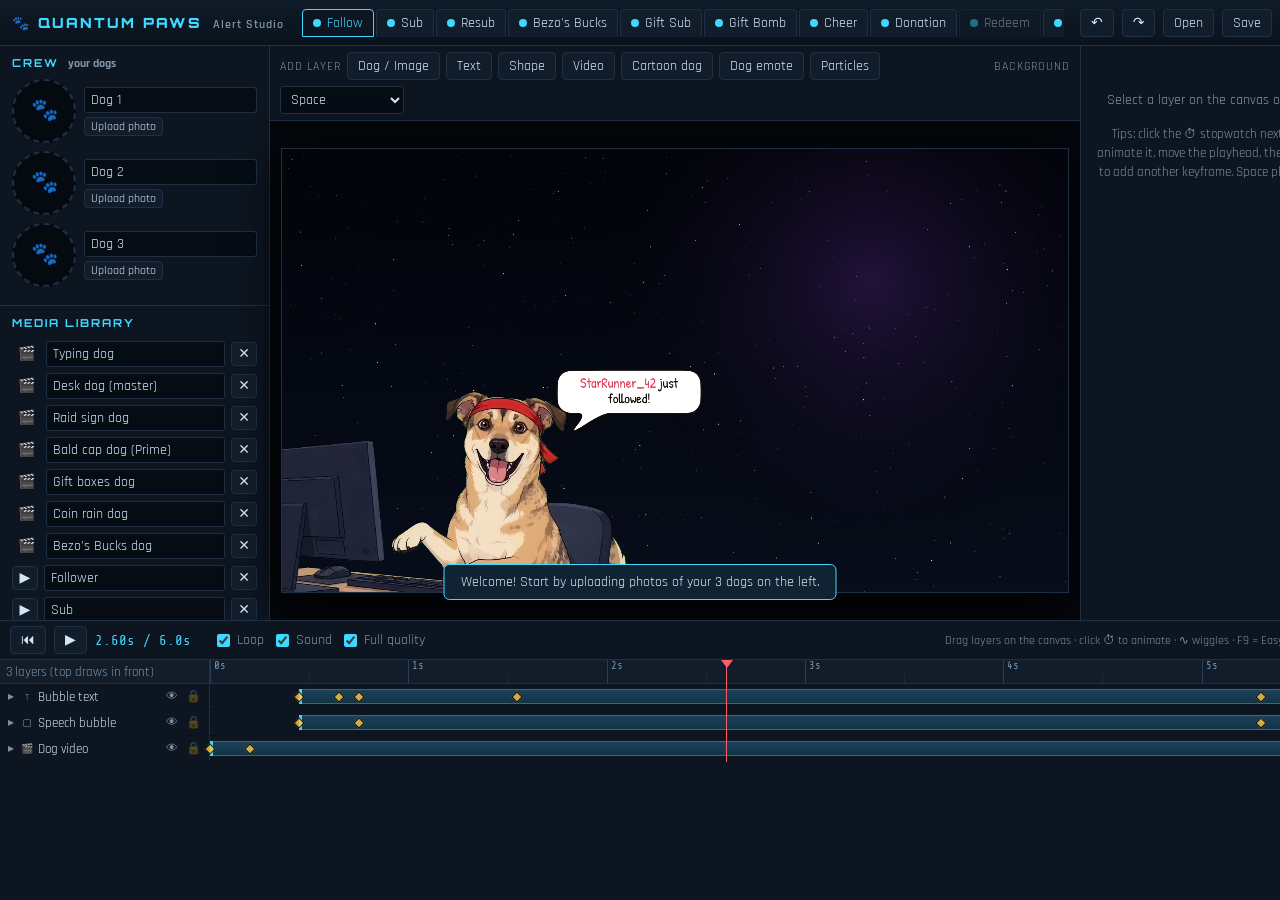
<file: index.html>
<!doctype html>
<html lang="en">
<head>
  <meta charset="utf-8">
  <meta name="viewport" content="width=device-width, initial-scale=1">
  <title>Quantum Paws Alert Studio</title>
  <link rel="preconnect" href="https://fonts.googleapis.com">
  <link rel="preconnect" href="https://fonts.gstatic.com" crossorigin>
  <link rel="stylesheet" href="https://fonts.googleapis.com/css2?family=Audiowide&family=Comic+Neue:wght@400;700&family=Patrick+Hand&family=Bebas+Neue&family=Exo+2:ital,wght@0,400;0,600;0,700;0,900;1,600&family=Orbitron:wght@400;600;700;900&family=Rajdhani:wght@400;600;700&family=Russo+One&family=Share+Tech+Mono&display=swap">
  <link rel="stylesheet" href="css/editor.css">
</head>
<body>
  <header id="topbar">
    <div class="brand"><span class="paw">&#x1F43E;</span> QUANTUM PAWS <small>Alert Studio</small></div>
    <nav id="alertTabs" aria-label="Alert type"></nav>
    <div class="spacer"></div>
    <button id="btnUndo" title="Undo (Ctrl+Z)">&#x21B6;</button>
    <button id="btnRedo" title="Redo (Ctrl+Shift+Z)">&#x21B7;</button>
    <button id="btnImport" title="Open a saved project file">Open</button>
    <button id="btnSave" title="Download a backup of the whole project">Save</button>
    <button id="btnExport" class="primary">Export overlay</button>
    <input type="file" id="fileProject" accept=".json,application/json" hidden>
  </header>

  <main id="workspace">
    <aside id="left" class="panel">
      <section>
        <h3>Crew <small>your dogs</small></h3>
        <div id="crew"></div>
      </section>
      <section>
        <h3>Media library</h3>
        <div id="library"></div>
        <div class="row">
          <button id="btnAddImage">+ Image</button>
          <button id="btnAddSound">+ Sound</button>
          <button id="btnAddVideo">+ Video</button>
        </div>
        <input type="file" id="fileImage" accept="image/*" hidden>
        <input type="file" id="fileSound" accept="audio/*" hidden>
        <input type="file" id="fileVideo" accept="video/*" hidden>
      </section>
      <section>
        <h3>Alert settings</h3>
        <div id="alertSettings"></div>
      </section>
      <section>
        <h3>Preview data</h3>
        <div id="previewVars"></div>
      </section>
    </aside>

    <section id="stage">
      <div id="stageBar">
        <span class="label">Add layer</span>
        <button data-add="image">Dog / Image</button>
        <button data-add="text">Text</button>
        <button data-add="shape">Shape</button>
        <button data-add="video">Video</button>
        <button data-add="mascot">Cartoon dog</button>
        <button data-add="emote">Dog emote</button>
        <button data-add="particles">Particles</button>
        <div class="spacer"></div>
        <label class="label" for="bgSelect">Background</label>
        <select id="bgSelect">
          <option value="space">Space</option>
          <option value="game">Gameplay mock</option>
          <option value="checker">Transparent</option>
          <option value="green">Green</option>
        </select>
      </div>
      <div id="canvasWrap"><canvas id="preview" width="1920" height="1080"></canvas></div>
    </section>

    <aside id="right" class="panel">
      <div id="inspector"></div>
    </aside>
  </main>

  <footer id="timeline">
    <div id="transport">
      <button id="btnStart" title="Go to start (Home)">&#x23EE;</button>
      <button id="btnPlay" title="Play / pause (Space)">&#x25B6;</button>
      <span id="timeDisplay">0.00s</span>
      <label><input type="checkbox" id="chkLoop" checked> Loop</label>
      <label><input type="checkbox" id="chkSound" checked> Sound</label>
      <label title="Motion blur while playing. Turn off if playback stutters on a slow PC (exports are always full quality)."><input type="checkbox" id="chkQuality" checked> Full quality</label>
      <div class="spacer"></div>
      <span class="hint">Drag layers on the canvas &middot; click &#x23F1; to animate &middot; &#x223F; wiggles &middot; F9 = Easy Ease on a selected &#x25C6;</span>
    </div>
    <div id="tlScroll"><div id="tlBody"></div></div>
  </footer>

  <dialog id="exportDlg">
    <form method="dialog" id="exportForm">
      <h2>Put your alerts on stream</h2>
      <div class="extabs" role="tablist">
        <button type="button" data-ex="sb" class="active">Streamer.bot <span class="pill">Recommended</span></button>
        <button type="button" data-ex="obs">OBS file</button>
        <button type="button" data-ex="se">StreamElements</button>
      </div>

      <div data-expane="se">
        <p class="muted small">StreamElements is already connected to your Twitch, so <b>follows, subs, gift subs, cheers and raids</b> all work with no extra setup.</p>
        <button type="button" id="btnCopySE" class="primary big">&#x1F4CB; Copy alert code</button>
        <p id="copyStatus" class="small"></p>
        <p class="small"><b>First time only:</b></p>
        <ol class="steps small">
          <li>Open <a href="https://streamelements.com/dashboard/overlays" target="_blank" rel="noopener">StreamElements &rarr; My overlays</a> and open your overlay (or click <b>New overlay</b>, 1920&times;1080).</li>
          <li>Click <b>+</b> &rarr; <b>Static / Custom</b> &rarr; <b>Custom widget</b>.</li>
          <li>On the left, click <b>Open editor</b> &rarr; <b>JS</b> tab &rarr; select everything (Ctrl+A) &rarr; <b>paste</b> (Ctrl+V) &rarr; <b>Done</b>.</li>
          <li>Under <b>Position, size &amp; style</b>, set the widget to <b>1920 &times; 1080</b> at <b>0, 0</b>.</li>
          <li>Click the overlay's <b>Save</b> button (top right). Don't skip this: <b>Done</b> alone doesn't save.</li>
          <li>If that overlay isn't in OBS yet, copy its link (&#x1F517; at the top) into a <b>Browser</b> source.</li>
        </ol>
        <label class="check small"><input type="checkbox" id="exSbCheers"> Also catch cheers through <b>Streamer.bot</b> (if it runs on the streaming PC; settings on the Streamer.bot tab). Each cheer still plays once.</label>
        <p class="small muted"><b>Test:</b> click <b>Emulate</b> in the StreamElements editor, or type <code>!testalert all</code> in your chat.<br>
        <b>Changed a design later?</b> Copy again and paste over the JS tab. Nothing changes in OBS.</p>
        <details id="loaderDetails">
          <summary>Code won't save in StreamElements?</summary>
          <p class="small muted">Make sure you click <b>Done</b> in the code editor <b>and then</b> the overlay's <b>Save</b> button (top right). If it still won't save, the code is too big. Use this tiny version instead. Your designs load from your GitHub Pages site.</p>
          <ol class="steps small">
            <li><button type="button" id="btnDownloadJson">Download alerts.json</button></li>
            <li>On GitHub, open your repo &rarr; <b>Add file</b> &rarr; <b>Upload files</b> &rarr; drop <code>alerts.json</code> in (same folder as <code>index.html</code>, on the branch your Pages site uses) &rarr; <b>Commit changes</b>.</li>
            <li>Your Pages address: <input id="exPages" placeholder="https://yourname.github.io/overlay/" autocomplete="off" style="width:100%"></li>
            <li><button type="button" id="btnCopyLoader">Copy tiny code</button> &rarr; paste it into the StreamElements <b>JS</b> tab &rarr; <b>Done</b> &rarr; <b>Save</b>. <span id="loaderStatus"></span></li>
          </ol>
          <p class="small muted">From then on, to update a design you only re-upload <code>alerts.json</code> to GitHub. It can take up to 10 minutes to show up. Then right-click the source in OBS &rarr; <b>Refresh</b>.</p>
        </details>
      </div>

      <div data-expane="sb" hidden>
        <p class="muted small">Streamer.bot is logged into Twitch as you, so it sees <b>every</b> follow, sub, resub, gift sub, gift bomb, cheer and raid, including the same viewer cheering 1 bit again and again. You don't need any Streamer.bot actions.</p>
        <ol class="steps small">
          <li>In Streamer.bot: <b>Platforms &rarr; Twitch</b>, connect your <b>Broadcaster</b> account (you've likely done this already).</li>
          <li><b>Servers/Clients &rarr; WebSocket Server</b>: tick <b>Auto Start</b> and click <b>Start Server</b>. (Already on if you use Perfect Landing.)</li>
          <li><button type="button" id="btnDownloadSb" class="primary">Download overlay.html</button></li>
          <li>In OBS: add a <b>Browser</b> source &rarr; tick <b>Local file</b> &rarr; pick the file &rarr; <b>1920 &times; 1080</b> &rarr; tick <b>Control audio via OBS</b>.</li>
          <li>Test: type <code>!testalert all</code> in your chat.</li>
        </ol>
        <p class="small"><b>Alerts not playing?</b> <button type="button" id="btnTestSb">Test connection</button> checks each step from this page. While it runs, type <code>!testalert follow</code> in chat. If your browser asks to connect to devices on your network, click <b>Allow</b>.</p>
        <div id="sbTestLog" class="small sblog" hidden></div>
        <p class="warn small">If your dog alerts are also in StreamElements, delete that custom widget or every alert will play twice.</p>
        <details>
          <summary>Streamer.bot connection settings</summary>
          <div class="grid2">
            <label>Address <input id="exSbHost" placeholder="127.0.0.1" autocomplete="off"></label>
            <label>Port <input id="exSbPort" type="number" placeholder="8080"></label>
          </div>
          <label>Password <small class="muted">(only if you turned on authentication in Streamer.bot)</small>
            <input id="exSbPassword" type="password" autocomplete="off"></label>
          <label class="check"><input type="checkbox" id="exSbTestOnLoad"> Play every alert once when OBS loads the source</label>
        </details>
      </div>

      <div data-expane="obs" hidden>
        <p class="muted small">Creates one <code>.html</code> file to add to OBS as a <b>Browser</b> source with <b>Local file</b> ticked (1920&times;1080).</p>
        <label>Twitch channel name
          <input id="exChannel" placeholder="yourchannel" autocomplete="off">
        </label>
        <p class="muted small">Subs, resubs, gift subs, cheers and raids come straight from your chat.</p>
        <details id="followDetails">
          <summary>Follow alerts (optional, needs a Twitch token)</summary>
          <p class="muted small">Twitch only shares follows with a token that has the <code>moderator:read:followers</code> scope. See the README. (StreamElements export doesn't need this.)</p>
          <label>Twitch app Client ID <input id="exClientId" autocomplete="off"></label>
          <button type="button" id="btnTwitchLogin">Connect with Twitch</button>
          <label>Access token <input id="exToken" type="password" autocomplete="off" placeholder="paste or use Connect"></label>
          <p id="tokenStatus" class="small"></p>
        </details>
        <label class="check"><input type="checkbox" id="exTestOnLoad"> Play every alert once when OBS loads the source</label>
        <p class="warn small">The file contains your token if you entered one. Don't share it.</p>
        <button type="button" id="btnDownloadOverlay" class="primary">Download overlay.html</button>
      </div>

      <details>
        <summary>Options</summary>
        <div class="grid2">
          <label>Master volume <input id="exVolume" type="range" min="0" max="1" step="0.05"></label>
          <label>Gap between alerts (s) <input id="exGap" type="number" min="0" step="0.5"></label>
        </div>
        <label>Render quality
          <select id="exQuality" style="display:block;width:100%;margin-top:3px">
            <option value="high">High: motion blur + bloom glow (looks best)</option>
            <option value="standard">Standard: lighter on your PC (pick this if OBS stutters)</option>
          </select>
        </label>
        <label class="check"><input type="checkbox" id="exCatchUp" checked> Speed up alerts when several are waiting (up to 2&times;)</label>
        <label class="check"><input type="checkbox" id="exChatTest"> Let me &amp; mods type <code>!testalert sub</code> (or follow, raid, all...) in chat</label>
      </details>
      <div class="row end">
        <button value="cancel">Close</button>
      </div>
    </form>
  </dialog>

  <div id="toast"></div>

  <script src="js/runtime.js"></script>
  <script src="js/templates.js"></script>
  <script src="js/editor.js"></script>
</body>
</html>
</file>
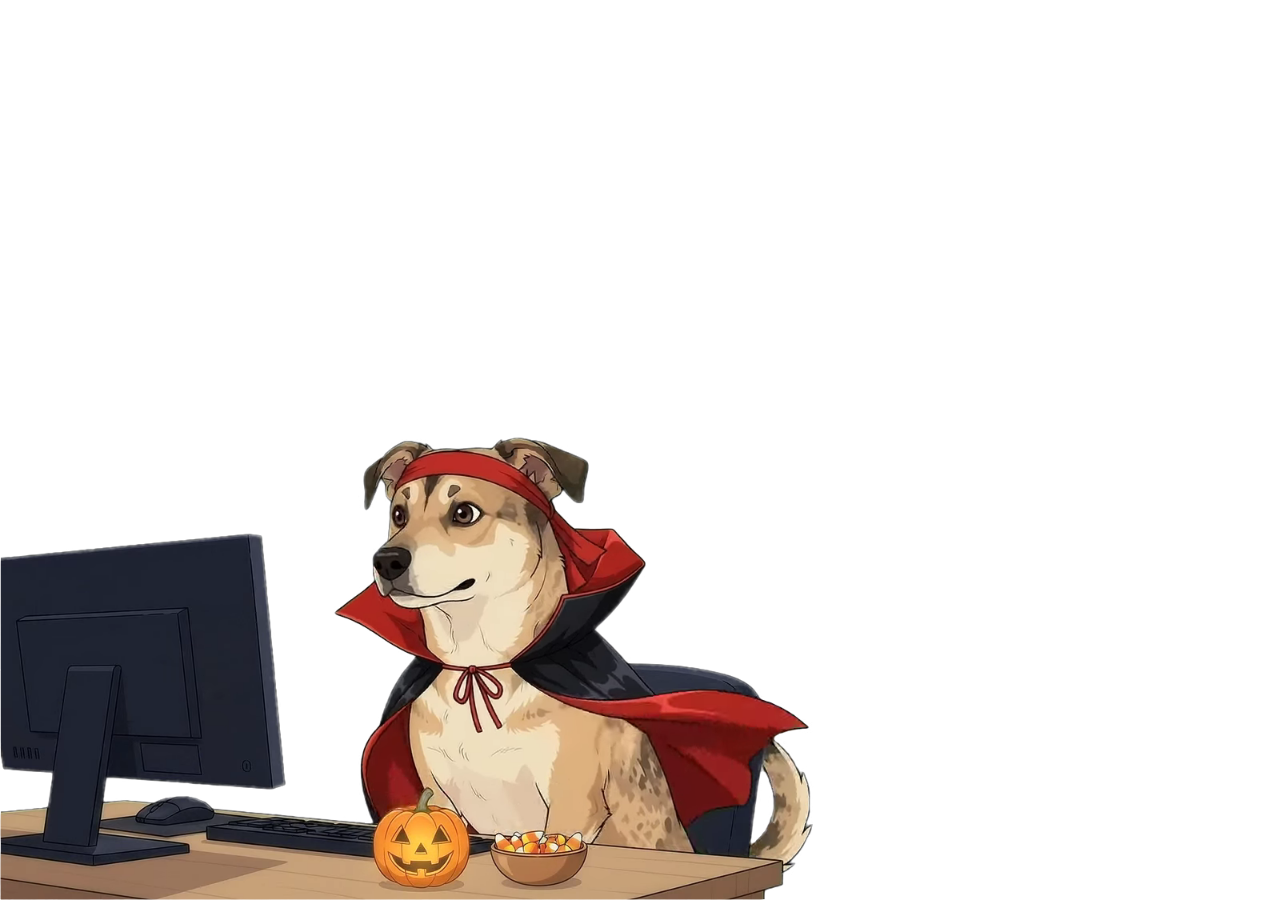
<file: halloween.html>
<!doctype html>
<html lang="en">
<head>
  <meta charset="utf-8">
  <title>Iroh Halloween loop</title>
  <style>
    /* OBS Browser source, 1920 x 1080: Iroh in his vampire cape, looping in the bottom-left corner. */
    html, body { margin: 0; background: transparent; overflow: hidden; }
    video { position: fixed; left: 0; bottom: 0; width: 1024px; height: 576px; }
  </style>
</head>
<body>
  <video src="video/halloween-iroh.webm" autoplay loop muted playsinline></video>
</body>
</html>
</file>
<file: css/editor.css>
:root {
  --bg: #070b12;
  --panel: #0d1520;
  --panel-2: #121d2b;
  --line: #1f3044;
  --text: #d6e6f5;
  --muted: #7d93a8;
  --accent: #3fd8ff;
  --accent-2: #ffc94a;
  --danger: #ff5a6a;
  --key: #ffc94a;
  --name-col: 210px;
  font-family: 'Rajdhani', system-ui, sans-serif;
  color-scheme: dark;
}
* { box-sizing: border-box; }
html, body { margin: 0; height: 100%; background: var(--bg); color: var(--text); font-size: 14px; overflow: hidden; }
button, select, input, textarea { font: inherit; color: inherit; }
button {
  background: var(--panel-2); border: 1px solid var(--line); border-radius: 4px; padding: 4px 10px; cursor: pointer;
  transition: border-color .15s, background .15s;
}
button:hover { border-color: var(--accent); }
button.primary { background: linear-gradient(180deg, #1d6f8c, #124a5f); border-color: var(--accent); font-weight: 700; letter-spacing: .5px; }
button.danger:hover { border-color: var(--danger); color: var(--danger); }
button.icon { padding: 2px 6px; min-width: 26px; }
input, select, textarea { background: #060c14; border: 1px solid var(--line); border-radius: 3px; padding: 3px 6px; min-width: 0; }
input:focus, select:focus, textarea:focus { outline: none; border-color: var(--accent); }
input[type=color] { padding: 0 2px; height: 26px; width: 44px; }
input[type=checkbox] { accent-color: var(--accent); }
textarea { resize: vertical; width: 100%; }
code { font-family: 'Share Tech Mono', monospace; color: var(--accent); }
.spacer { flex: 1; }
.muted { color: var(--muted); }
.small { font-size: 12.5px; }
.warn { color: var(--accent-2); }
.row { display: flex; gap: 6px; align-items: center; flex-wrap: wrap; margin-top: 6px; }
.row.end { justify-content: flex-end; }

/* ---------------------------------------------------------------- layout */
body { display: grid; grid-template-rows: 46px 1fr 280px; height: 100vh; }
#topbar {
  display: flex; align-items: center; gap: 8px; padding: 0 12px; background: linear-gradient(180deg, #0f1b29, #0a121c);
  border-bottom: 1px solid var(--line);
}
.brand { font-family: 'Orbitron', sans-serif; font-weight: 900; letter-spacing: 2px; color: var(--accent); white-space: nowrap; margin-right: 10px; }
.brand small { font-family: 'Rajdhani'; font-weight: 600; letter-spacing: 1px; color: var(--muted); margin-left: 4px; }
#alertTabs { display: flex; gap: 2px; overflow-x: auto; }
#alertTabs button { border-radius: 4px 4px 0 0; border-bottom-color: transparent; white-space: nowrap; display: flex; align-items: center; gap: 6px; }
#alertTabs button.active { background: var(--panel); border-color: var(--accent); color: var(--accent); }
#alertTabs button .dot { width: 8px; height: 8px; border-radius: 50%; display: inline-block; }
#alertTabs button.off { opacity: .45; }

#workspace { display: grid; grid-template-columns: 270px 1fr 320px; min-height: 0; }
.panel { background: var(--panel); overflow-y: auto; min-height: 0; }
#left { border-right: 1px solid var(--line); }
#right { border-left: 1px solid var(--line); }
.panel section { padding: 10px 12px; border-bottom: 1px solid var(--line); }
.panel h3 {
  margin: 0 0 8px; font-family: 'Orbitron'; font-size: 11px; letter-spacing: 2px; text-transform: uppercase; color: var(--accent);
}
.panel h3 small { color: var(--muted); font-family: 'Rajdhani'; letter-spacing: 0; text-transform: none; font-size: 12px; margin-left: 4px; }

/* ---------------------------------------------------------------- crew & library */
.crew-card { display: grid; grid-template-columns: 64px 1fr; gap: 8px; align-items: center; margin-bottom: 8px; }
.thumb {
  width: 64px; height: 64px; border-radius: 50%; border: 2px dashed var(--line); background: #050a10 center/cover no-repeat;
  cursor: pointer; display: grid; place-items: center; color: var(--muted); font-size: 22px; transition: border-color .15s;
}
.thumb:hover, .thumb.drag { border-color: var(--accent); }
.thumb.has { border-style: solid; border-color: var(--accent); font-size: 0; }
.thumb.cut { border-radius: 8px; background-size: contain; }
.crew-card .cut { display: flex; align-items: center; gap: 5px; color: var(--muted); cursor: pointer; white-space: nowrap; }
.crew-card .meta .cut input { width: auto; margin: 0; }
.crew-card .meta { display: flex; flex-direction: column; gap: 4px; }
.crew-card .meta input { width: 100%; }
.crew-card .meta .row { margin: 0; }
.crew-card .meta button { font-size: 12px; padding: 1px 6px; }
.lib-item { display: flex; align-items: center; gap: 6px; padding: 3px 0; }
.lib-item .name { flex: 1; overflow: hidden; text-overflow: ellipsis; white-space: nowrap; }
.lib-item img { width: 28px; height: 28px; object-fit: cover; border-radius: 3px; }
.lib-item .ico { width: 28px; text-align: center; }

.field { display: grid; grid-template-columns: 96px 1fr; gap: 6px; align-items: center; margin: 4px 0; }
.field > label { color: var(--muted); font-size: 13px; }
.field input:not([type=checkbox]):not([type=color]), .field select { width: 100%; }

/* ---------------------------------------------------------------- stage */
#stage { display: flex; flex-direction: column; min-width: 0; min-height: 0; background: #04070c; }
#stageBar { display: flex; gap: 6px; align-items: center; padding: 6px 10px; border-bottom: 1px solid var(--line); background: var(--panel); flex-wrap: wrap; }
#stageBar .label { color: var(--muted); font-size: 12px; text-transform: uppercase; letter-spacing: 1px; }
#canvasWrap { flex: 1; display: grid; place-items: center; min-height: 0; padding: 12px; }
#preview {
  max-width: 100%; max-height: 100%; aspect-ratio: 16 / 9; box-shadow: 0 0 0 1px var(--line), 0 10px 40px #000; cursor: default;
  background: #000;
}
#preview.grab { cursor: move; }

/* ---------------------------------------------------------------- inspector */
#inspector .empty { padding: 30px 16px; color: var(--muted); text-align: center; line-height: 1.5; }
#inspector .head { display: flex; gap: 6px; align-items: center; }
#inspector .head input { flex: 1; font-weight: 700; }
.type-badge { font-size: 11px; text-transform: uppercase; letter-spacing: 1px; color: var(--bg); background: var(--accent); padding: 1px 6px; border-radius: 3px; }
.prop { display: grid; grid-template-columns: 22px 92px 1fr auto; gap: 4px; align-items: center; margin: 3px 0; }
.prop.static { grid-template-columns: 22px 92px 1fr; }
.prop.wide { grid-template-columns: 1fr; }
.prop > .lbl { color: var(--muted); font-size: 13px; user-select: none; white-space: nowrap; overflow: hidden; text-overflow: ellipsis; }
.prop > .lbl.scrub { cursor: ew-resize; border-bottom: 1px dotted #3a536c; }
.prop > .lbl.scrub:hover { color: var(--accent); }
.prop input[type=number], .prop select, .prop input[type=text] { width: 100%; }
.prop.animated > .lbl { color: var(--key); }
.sw { background: none; border: none; padding: 0; font-size: 14px; opacity: .35; cursor: pointer; }
.sw.on { opacity: 1; filter: drop-shadow(0 0 4px var(--key)); }
.kn { display: flex; gap: 1px; }
.kn button { background: none; border: none; padding: 0 3px; color: var(--muted); font-size: 12px; }
.kn button:hover { color: var(--accent); }
.kn button.k.on { color: var(--key); }
.kn button:disabled { visibility: hidden; }
.kn button.wig { font-size: 14px; }
.kn button.wig.on { color: #b07bff; text-shadow: 0 0 6px #b07bff; }
.prop.wiggling > .lbl { color: #c9a6ff; }
.wigrow { display: flex; gap: 8px; align-items: center; margin: 0 0 6px 26px; font-size: 12px; color: #c9a6ff; }
.wigrow label { display: flex; align-items: center; gap: 3px; color: var(--muted); }
.wigrow input { width: 58px; }
canvas.graph { display: block; width: 100%; max-width: 260px; border: 1px solid #5a4510; border-radius: 4px; margin: 6px 0; cursor: crosshair; touch-action: none; }
.keybox { background: #1b1505; border: 1px solid #5a4510; border-radius: 4px; padding: 8px; margin-top: 6px; }
.keybox h4 { margin: 0 0 6px; color: var(--key); font-size: 13px; }

/* ---------------------------------------------------------------- timeline */
#timeline { display: flex; flex-direction: column; border-top: 1px solid var(--line); background: var(--panel); min-height: 0; }
#transport { display: flex; gap: 8px; align-items: center; padding: 5px 10px; border-bottom: 1px solid var(--line); }
#transport label { display: flex; gap: 4px; align-items: center; color: var(--muted); }
#timeDisplay { font-family: 'Share Tech Mono'; color: var(--accent); min-width: 110px; }
#transport .hint { color: var(--muted); font-size: 12px; }
#tlScroll { flex: 1; overflow-y: auto; overflow-x: hidden; min-height: 0; }
#tlBody { position: relative; user-select: none; }
.tl-row { display: flex; height: 26px; border-bottom: 1px solid #0a121b; }
.tl-row.sub { height: 22px; background: #0a111a; }
.tl-row.ruler { height: 24px; position: sticky; top: 0; z-index: 3; background: var(--panel-2); border-bottom: 1px solid var(--line); }
.tl-row.sel .tl-name { background: #133149; }
.tl-name {
  width: var(--name-col); flex: none; display: flex; align-items: center; gap: 4px; padding: 0 6px; border-right: 1px solid var(--line);
  overflow: hidden; white-space: nowrap; cursor: pointer; font-size: 13px;
}
.tl-row.sub .tl-name { padding-left: 34px; color: var(--muted); font-size: 12px; cursor: default; }
.tl-name .nm { flex: 1; overflow: hidden; text-overflow: ellipsis; }
.tl-name .ty { font-size: 10px; color: var(--muted); width: 14px; text-align: center; }
.tl-name button { background: none; border: none; padding: 0 2px; color: var(--muted); font-size: 12px; }
.tl-name button.off { opacity: .3; }
.tl-track { flex: 1; position: relative; min-width: 0; }
.tl-row.ruler .tl-track { cursor: ew-resize; }
.tick { position: absolute; top: 0; bottom: 0; border-left: 1px solid #2a3f55; font-size: 10.5px; color: var(--muted); padding-left: 3px; font-family: 'Share Tech Mono'; }
.tick.minor { border-left-color: #1a2a3a; top: 14px; }
.tl-bar {
  position: absolute; top: 5px; bottom: 5px; border-radius: 3px; background: linear-gradient(180deg, #1a4258, #133346);
  border: 1px solid #2b6c8c; cursor: grab;
}
.tl-row.sel .tl-bar { border-color: var(--accent); background: linear-gradient(180deg, #1f5a78, #17435c); }
.tl-bar .h { position: absolute; top: -1px; bottom: -1px; width: 7px; cursor: ew-resize; }
.tl-bar .h.l { left: -1px; border-left: 3px solid var(--accent); }
.tl-bar .h.r { right: -1px; border-right: 3px solid var(--accent); }
.tl-key {
  position: absolute; top: 50%; width: 11px; height: 11px; margin: -5.5px 0 0 -5.5px; transform: rotate(45deg);
  background: var(--key); border: 1px solid #000; cursor: grab; z-index: 2;
}
.tl-key.summary { width: 8px; height: 8px; margin: -4px 0 0 -4px; opacity: .8; }
.tl-key.sel { background: #fff; box-shadow: 0 0 6px var(--key); }
#playhead { position: absolute; top: 0; bottom: 0; width: 0; border-left: 1px solid #ff5a6a; pointer-events: none; z-index: 4; }
#playhead::before { content: ''; position: absolute; top: 0; left: -6px; border: 6px solid transparent; border-top: 8px solid #ff5a6a; }
.tl-empty { padding: 20px; color: var(--muted); }

/* ---------------------------------------------------------------- dialogs & toast */
dialog { background: var(--panel); color: var(--text); border: 1px solid var(--accent); border-radius: 8px; width: min(560px, 94vw); padding: 18px 22px; }
dialog::backdrop { background: #000a; }
dialog h2 { margin: 0 0 4px; font-family: 'Orbitron'; font-size: 18px; color: var(--accent); letter-spacing: 1px; }
dialog label { display: block; margin: 10px 0 4px; }
dialog label input:not([type=checkbox]) { display: block; width: 100%; margin-top: 3px; }
dialog label.check { display: flex; gap: 6px; align-items: center; }
dialog details { margin: 10px 0; border: 1px solid var(--line); border-radius: 4px; padding: 6px 10px; }
dialog summary { cursor: pointer; color: var(--accent); }
.extabs { display: flex; gap: 4px; margin: 12px 0 10px; border-bottom: 1px solid var(--line); }
.extabs button { border-radius: 4px 4px 0 0; border-bottom: none; }
.extabs button.active { border-color: var(--accent); color: var(--accent); background: var(--panel-2); }
.pill { font-size: 11px; background: var(--accent-2); color: #1a1200; border-radius: 8px; padding: 0 6px; margin-left: 4px; font-weight: 700; }
button.big { width: 100%; padding: 10px; font-size: 16px; }
.steps { padding-left: 20px; line-height: 1.55; }
.steps li { margin-bottom: 3px; }
dialog a { color: var(--accent); }
.grid2 { display: grid; grid-template-columns: 1fr 1fr; gap: 12px; }
#toast {
  position: fixed; left: 50%; bottom: 300px; transform: translateX(-50%); background: #0f2333; border: 1px solid var(--accent);
  padding: 8px 16px; border-radius: 6px; opacity: 0; pointer-events: none; transition: opacity .25s; z-index: 50;
}
#toast.show { opacity: 1; }

@media (max-width: 1100px) {
  #workspace { grid-template-columns: 220px 1fr 270px; }
  :root { --name-col: 160px; }
}

.sblog { background: rgba(0,0,0,.35); border: 1px solid rgba(255,255,255,.12); border-radius: 6px; padding: 6px 8px; max-height: 160px; overflow: auto; font-family: 'Share Tech Mono', monospace; }
.sblog .bad { color: #ff8a8a; }
.sblog .good { color: #5cffb0; }

/* paint & redraw */
section.paint h4 { margin: 10px 0 4px; font-size: 13px; color: var(--accent, #3fd8ff); }
.paint-tools { display: grid; grid-template-columns: 1fr 1fr; gap: 4px; margin: 6px 0; }
.paint-tools button { font-size: 12px; padding: 5px 6px; text-align: left; }
.paint-tools button.active { background: #ffc94a; color: #1b1505; border-color: #ffc94a; }
.swatches { display: flex; flex-wrap: wrap; gap: 5px; margin: 4px 0 8px; }
.swatch { width: 26px; height: 26px; padding: 0; border-radius: 50%; border: 2px solid rgba(255,255,255,.25); }
.swatch.on { border-color: #ffc94a; box-shadow: 0 0 0 2px #ffc94a; }
.swatch.add { background: transparent; color: #fff; font-weight: 700; line-height: 20px; }
.fix { display: flex; gap: 6px; align-items: center; padding: 3px 4px; border-radius: 4px; }
.fix.on { background: rgba(255,201,74,.15); }
.fix.off .name { opacity: .55; }
.fix .name { flex: 1; text-align: left; background: transparent; border: 0; padding: 2px 0; }
.fix button { padding: 2px 6px; font-size: 12px; }
#canvasWrap canvas.painting { cursor: crosshair; }
</file>
